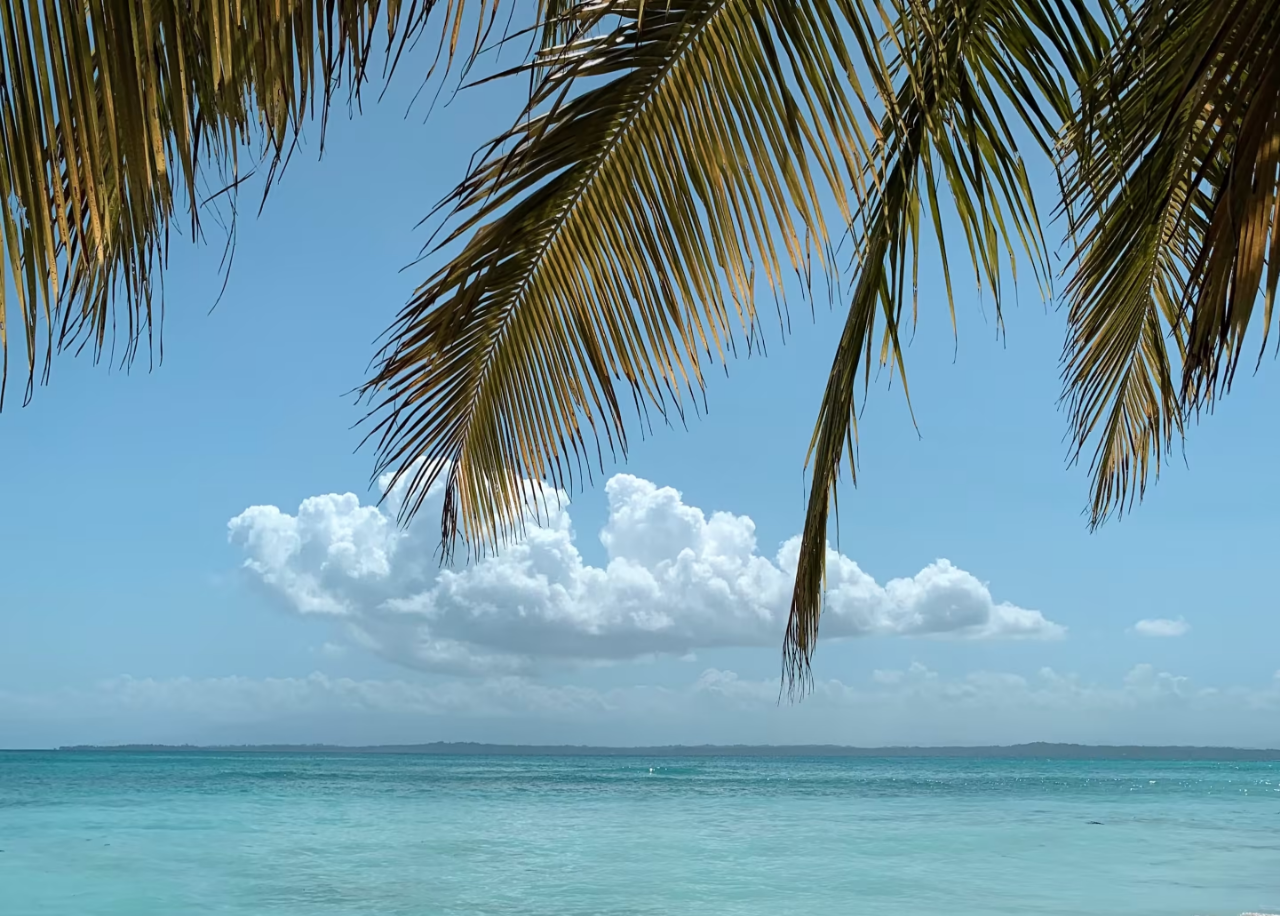
<file: index.html>
<!DOCTYPE html>
<html lang="en">
<head>
    <meta charset="UTF-8">
    <meta http-equiv="X-UA-Compatible" content="IE=edge">
    <meta name="viewport" content="width=device-width, initial-scale=1.0">
    <script src="./modules/js/index.js" type="module"></script>
    <link rel="stylesheet" href="./style/index.css">
    <title>Выбери тур для отдыха</title>
<body>
    <div class="container app"></div>
</body>
</html>
</file>
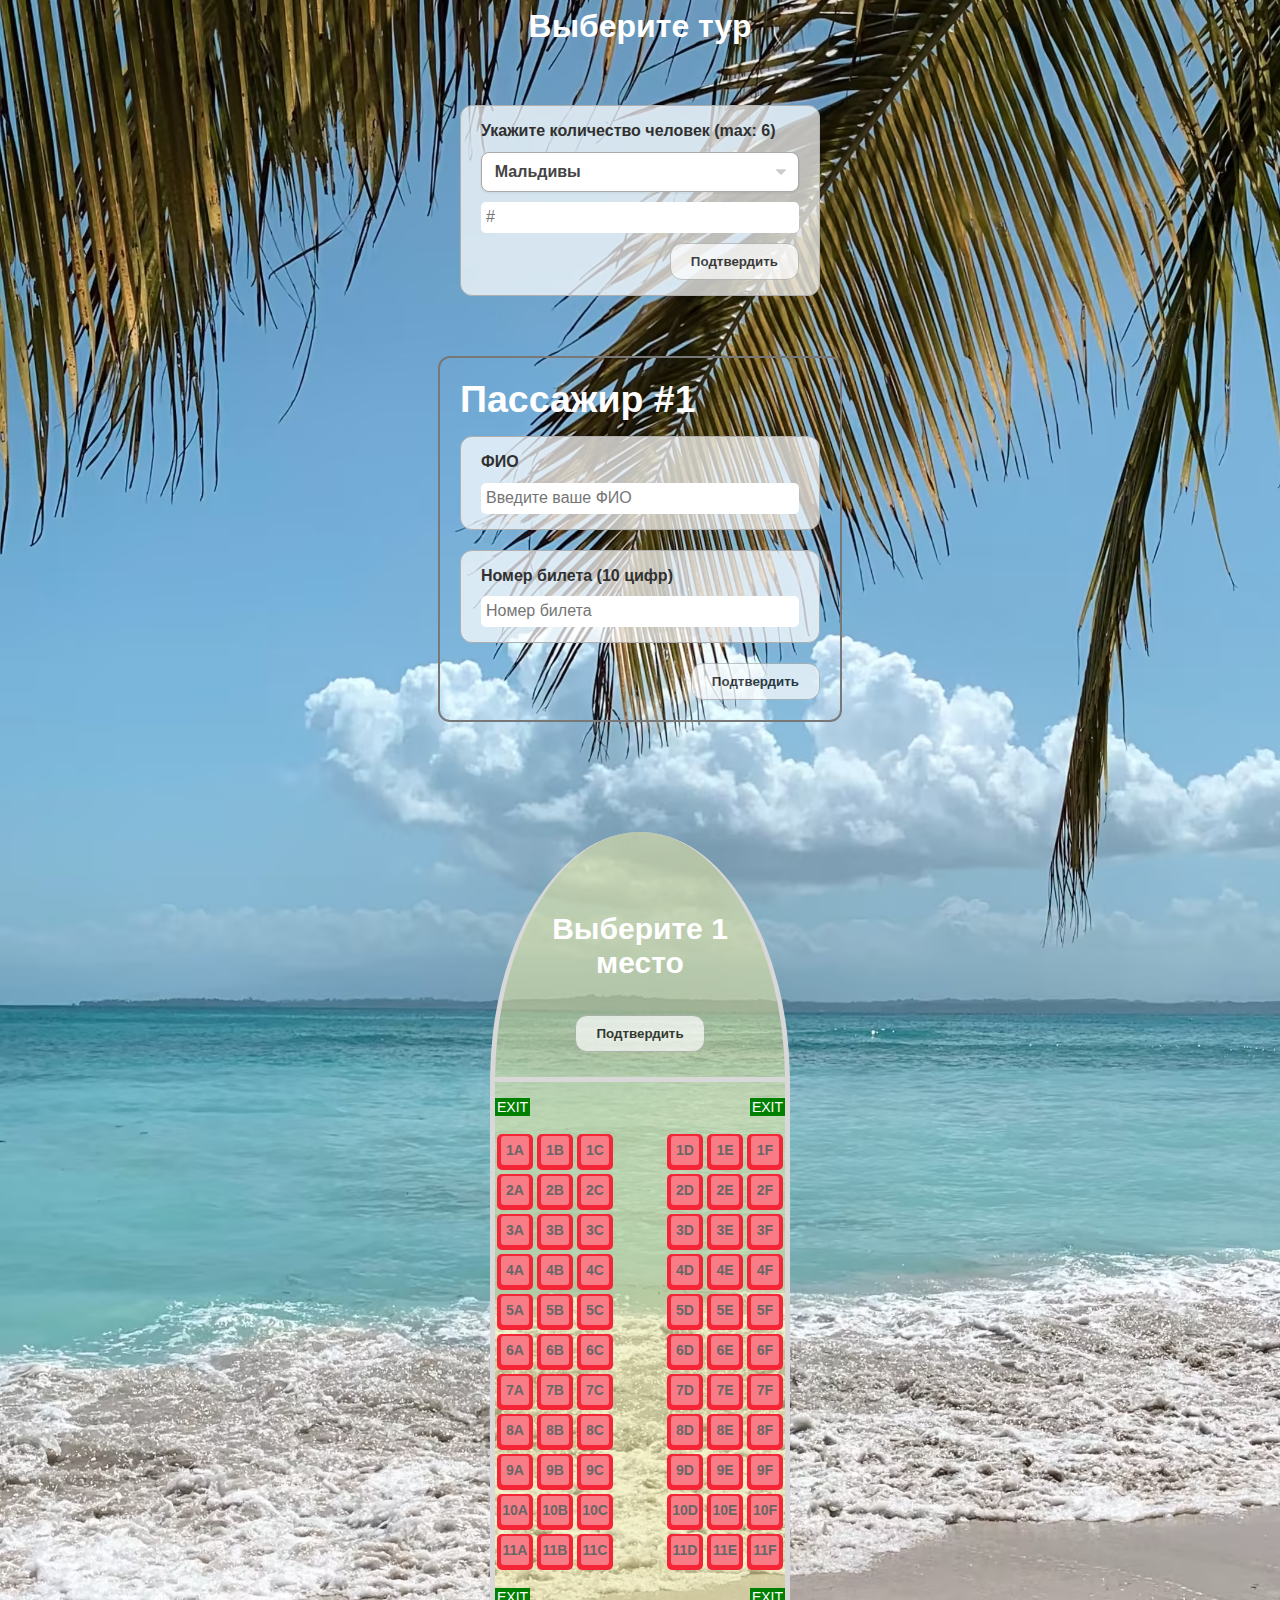
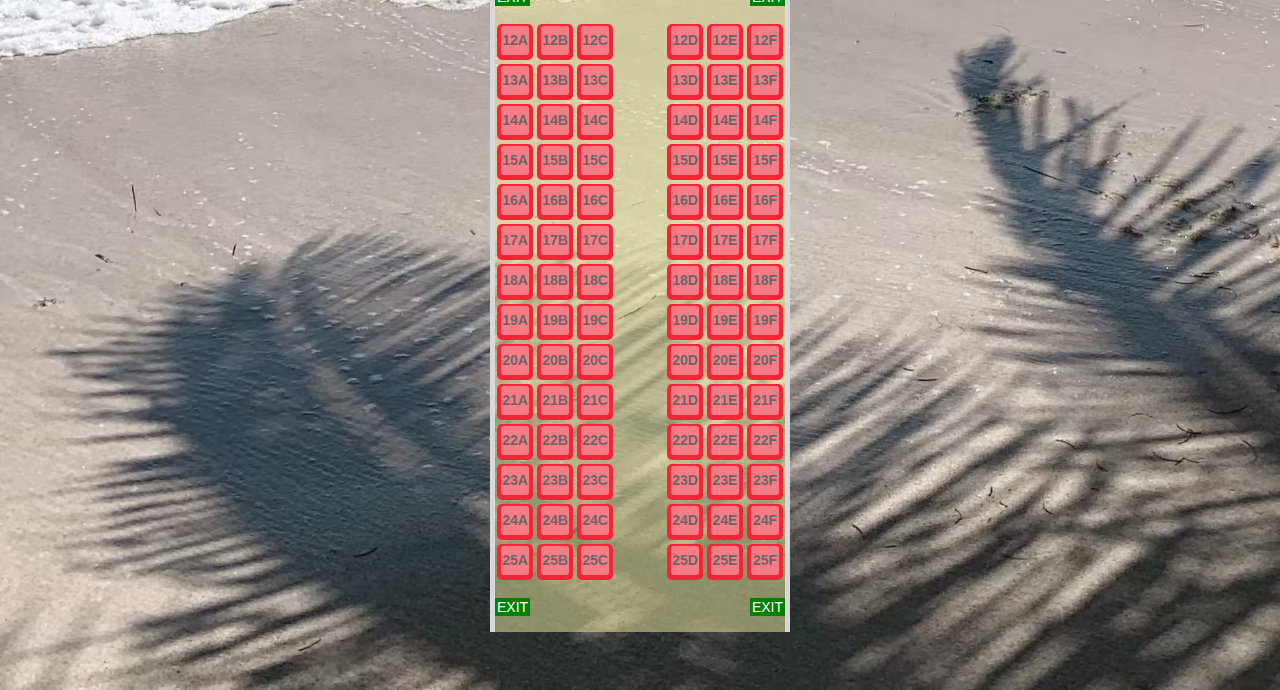
<file: template.html>
<!DOCTYPE html>
<html lang="en">

<head>
  <meta charset="UTF-8">
  <meta http-equiv="X-UA-Compatible" content="IE=edge">
  <meta name="viewport" content="width=device-width, initial-scale=1.0">
  <title>Выбери тур для отдыха</title>
  <link rel="stylesheet" href="style/index.css">

</head>

<body>
  <div class="container app">

    <h1 class="title">Выберите тур</h1>
    <main class="person-data">
      <form class="field" >
        <label class="field__label">Укажите количество человек (max: 6)</label>
        
        <select class="field__select" id="tour" name="tour">
          <option value="1">Мальдивы</option>
          <option value="2">Индия</option>
          <option value="3">Египет</option>
          <option value="4">Турция</option>
          <option value="5">Сочи</option>
        </select>
        
        <input class="field__input" id="count" name="count" type="number" placeholder="#" min="1" max="6" required="">
        
        <button class="btn-confirm" type="submit">Подтвердить</button>
      </form>
    </main>

    <main class="person-data">
      <form class="person">
        <h2 class="person__title">Пассажир #1</h2>
        
        <div class="field">
          <label class="field__label">ФИО</label>
          <input class="field__input" id="name0" name="name" type="text" placeholder="Введите ваше ФИО" required="">
        </div>

        <div class="field">
          <label class="field__label">Номер билета (10 цифр)</label>
          <input class="field__input" id="ticket0" name="ticket" type="text" placeholder="Номер билета" required="" minlength="10" maxlength="10">
        </div>
        
        <button class="btn-confirm" type="submit">Подтвердить</button>
      </form>
    </main>
    <main class="person-data">
      <form class="choises-seat">
        <fieldset class="plane" name="plane">
          <div class="cockpit">
            <h1 class="cockpit-title">Выберите 1 место</h1>
            <button class="cockpit-confirm" type="submit">Подтвердить</button>
          </div>

          <div class="exit fuselage"></div>
          
          <ol class="fuselage">
            <li>
              <ol class="seats">
                <li class="seat">
                  <label>
                    <input name="seat" type="checkbox" value="1A">
                  </label>
                </li>
                
                <li class="seat"><label><input name="seat" type="checkbox" value="1B"></label></li>
                <li class="seat"><label><input name="seat" type="checkbox" value="1C"></label></li>
                <li class="seat"><label><input name="seat" type="checkbox" value="1D"></label></li>
                <li class="seat"><label><input name="seat" type="checkbox" value="1E"></label></li>
                <li class="seat"><label><input name="seat" type="checkbox" value="1F"></label></li>
              </ol>
            </li>
            <li>
              <ol class="seats">
                <li class="seat"><label><input name="seat" type="checkbox" value="2A"></label></li>
                <li class="seat"><label><input name="seat" type="checkbox" value="2B"></label></li>
                <li class="seat"><label><input name="seat" type="checkbox" value="2C"></label></li>
                <li class="seat"><label><input name="seat" type="checkbox" value="2D"></label></li>
                <li class="seat"><label><input name="seat" type="checkbox" value="2E"></label></li>
                <li class="seat"><label><input name="seat" type="checkbox" value="2F"></label></li>
              </ol>
            </li>
            <li>
              <ol class="seats">
                <li class="seat"><label><input name="seat" type="checkbox" value="3A"></label></li>
                <li class="seat"><label><input name="seat" type="checkbox" value="3B"></label></li>
                <li class="seat"><label><input name="seat" type="checkbox" value="3C"></label></li>
                <li class="seat"><label><input name="seat" type="checkbox" value="3D"></label></li>
                <li class="seat"><label><input name="seat" type="checkbox" value="3E"></label></li>
                <li class="seat"><label><input name="seat" type="checkbox" value="3F"></label></li>
              </ol>
            </li>
            <li>
              <ol class="seats">
                <li class="seat"><label><input name="seat" type="checkbox" value="4A"></label></li>
                <li class="seat"><label><input name="seat" type="checkbox" value="4B"></label></li>
                <li class="seat"><label><input name="seat" type="checkbox" value="4C"></label></li>
                <li class="seat"><label><input name="seat" type="checkbox" value="4D"></label></li>
                <li class="seat"><label><input name="seat" type="checkbox" value="4E"></label></li>
                <li class="seat"><label><input name="seat" type="checkbox" value="4F"></label></li>
              </ol>
            </li>
            <li>
              <ol class="seats">
                <li class="seat"><label><input name="seat" type="checkbox" value="5A"></label></li>
                <li class="seat"><label><input name="seat" type="checkbox" value="5B"></label></li>
                <li class="seat"><label><input name="seat" type="checkbox" value="5C"></label></li>
                <li class="seat"><label><input name="seat" type="checkbox" value="5D"></label></li>
                <li class="seat"><label><input name="seat" type="checkbox" value="5E"></label></li>
                <li class="seat"><label><input name="seat" type="checkbox" value="5F"></label></li>
              </ol>
            </li>
            <li>
              <ol class="seats">
                <li class="seat"><label><input name="seat" type="checkbox" value="6A"></label></li>
                <li class="seat"><label><input name="seat" type="checkbox" value="6B"></label></li>
                <li class="seat"><label><input name="seat" type="checkbox" value="6C"></label></li>
                <li class="seat"><label><input name="seat" type="checkbox" value="6D"></label></li>
                <li class="seat"><label><input name="seat" type="checkbox" value="6E"></label></li>
                <li class="seat"><label><input name="seat" type="checkbox" value="6F"></label></li>
              </ol>
            </li>
            <li>
              <ol class="seats">
                <li class="seat"><label><input name="seat" type="checkbox" value="7A"></label></li>
                <li class="seat"><label><input name="seat" type="checkbox" value="7B"></label></li>
                <li class="seat"><label><input name="seat" type="checkbox" value="7C"></label></li>
                <li class="seat"><label><input name="seat" type="checkbox" value="7D"></label></li>
                <li class="seat"><label><input name="seat" type="checkbox" value="7E"></label></li>
                <li class="seat"><label><input name="seat" type="checkbox" value="7F"></label></li>
              </ol>
            </li>
            <li>
              <ol class="seats">
                <li class="seat"><label><input name="seat" type="checkbox" value="8A"></label></li>
                <li class="seat"><label><input name="seat" type="checkbox" value="8B"></label></li>
                <li class="seat"><label><input name="seat" type="checkbox" value="8C"></label></li>
                <li class="seat"><label><input name="seat" type="checkbox" value="8D"></label></li>
                <li class="seat"><label><input name="seat" type="checkbox" value="8E"></label></li>
                <li class="seat"><label><input name="seat" type="checkbox" value="8F"></label></li>
              </ol>
            </li>
            <li>
              <ol class="seats">
                <li class="seat"><label><input name="seat" type="checkbox" value="9A"></label></li>
                <li class="seat"><label><input name="seat" type="checkbox" value="9B"></label></li>
                <li class="seat"><label><input name="seat" type="checkbox" value="9C"></label></li>
                <li class="seat"><label><input name="seat" type="checkbox" value="9D"></label></li>
                <li class="seat"><label><input name="seat" type="checkbox" value="9E"></label></li>
                <li class="seat"><label><input name="seat" type="checkbox" value="9F"></label></li>
              </ol>
            </li>
            <li>
              <ol class="seats">
                <li class="seat"><label><input name="seat" type="checkbox" value="10A"></label></li>
                <li class="seat"><label><input name="seat" type="checkbox" value="10B"></label></li>
                <li class="seat"><label><input name="seat" type="checkbox" value="10C"></label></li>
                <li class="seat"><label><input name="seat" type="checkbox" value="10D"></label></li>
                <li class="seat"><label><input name="seat" type="checkbox" value="10E"></label></li>
                <li class="seat"><label><input name="seat" type="checkbox" value="10F"></label></li>
              </ol>
            </li>
            <li>
              <ol class="seats">
                <li class="seat"><label><input name="seat" type="checkbox" value="11A"></label></li>
                <li class="seat"><label><input name="seat" type="checkbox" value="11B"></label></li>
                <li class="seat"><label><input name="seat" type="checkbox" value="11C"></label></li>
                <li class="seat"><label><input name="seat" type="checkbox" value="11D"></label></li>
                <li class="seat"><label><input name="seat" type="checkbox" value="11E"></label></li>
                <li class="seat"><label><input name="seat" type="checkbox" value="11F"></label></li>
              </ol>
            </li>
          </ol>
          <div class="exit fuselage"></div>
          <ol class="fuselage">
            <li>
              <ol class="seats">
                <li class="seat"><label><input name="seat" type="checkbox" value="12A"></label></li>
                <li class="seat"><label><input name="seat" type="checkbox" value="12B"></label></li>
                <li class="seat"><label><input name="seat" type="checkbox" value="12C"></label></li>
                <li class="seat"><label><input name="seat" type="checkbox" value="12D"></label></li>
                <li class="seat"><label><input name="seat" type="checkbox" value="12E"></label></li>
                <li class="seat"><label><input name="seat" type="checkbox" value="12F"></label></li>
              </ol>
            </li>
            <li>
              <ol class="seats">
                <li class="seat"><label><input name="seat" type="checkbox" value="13A"></label></li>
                <li class="seat"><label><input name="seat" type="checkbox" value="13B"></label></li>
                <li class="seat"><label><input name="seat" type="checkbox" value="13C"></label></li>
                <li class="seat"><label><input name="seat" type="checkbox" value="13D"></label></li>
                <li class="seat"><label><input name="seat" type="checkbox" value="13E"></label></li>
                <li class="seat"><label><input name="seat" type="checkbox" value="13F"></label></li>
              </ol>
            </li>
            <li>
              <ol class="seats">
                <li class="seat"><label><input name="seat" type="checkbox" value="14A"></label></li>
                <li class="seat"><label><input name="seat" type="checkbox" value="14B"></label></li>
                <li class="seat"><label><input name="seat" type="checkbox" value="14C"></label></li>
                <li class="seat"><label><input name="seat" type="checkbox" value="14D"></label></li>
                <li class="seat"><label><input name="seat" type="checkbox" value="14E"></label></li>
                <li class="seat"><label><input name="seat" type="checkbox" value="14F"></label></li>
              </ol>
            </li>
            <li>
              <ol class="seats">
                <li class="seat"><label><input name="seat" type="checkbox" value="15A"></label></li>
                <li class="seat"><label><input name="seat" type="checkbox" value="15B"></label></li>
                <li class="seat"><label><input name="seat" type="checkbox" value="15C"></label></li>
                <li class="seat"><label><input name="seat" type="checkbox" value="15D"></label></li>
                <li class="seat"><label><input name="seat" type="checkbox" value="15E"></label></li>
                <li class="seat"><label><input name="seat" type="checkbox" value="15F"></label></li>
              </ol>
            </li>
            <li>
              <ol class="seats">
                <li class="seat"><label><input name="seat" type="checkbox" value="16A"></label></li>
                <li class="seat"><label><input name="seat" type="checkbox" value="16B"></label></li>
                <li class="seat"><label><input name="seat" type="checkbox" value="16C"></label></li>
                <li class="seat"><label><input name="seat" type="checkbox" value="16D"></label></li>
                <li class="seat"><label><input name="seat" type="checkbox" value="16E"></label></li>
                <li class="seat"><label><input name="seat" type="checkbox" value="16F"></label></li>
              </ol>
            </li>
            <li>
              <ol class="seats">
                <li class="seat"><label><input name="seat" type="checkbox" value="17A"></label></li>
                <li class="seat"><label><input name="seat" type="checkbox" value="17B"></label></li>
                <li class="seat"><label><input name="seat" type="checkbox" value="17C"></label></li>
                <li class="seat"><label><input name="seat" type="checkbox" value="17D"></label></li>
                <li class="seat"><label><input name="seat" type="checkbox" value="17E"></label></li>
                <li class="seat"><label><input name="seat" type="checkbox" value="17F"></label></li>
              </ol>
            </li>
            <li>
              <ol class="seats">
                <li class="seat"><label><input name="seat" type="checkbox" value="18A"></label></li>
                <li class="seat"><label><input name="seat" type="checkbox" value="18B"></label></li>
                <li class="seat"><label><input name="seat" type="checkbox" value="18C"></label></li>
                <li class="seat"><label><input name="seat" type="checkbox" value="18D"></label></li>
                <li class="seat"><label><input name="seat" type="checkbox" value="18E"></label></li>
                <li class="seat"><label><input name="seat" type="checkbox" value="18F"></label></li>
              </ol>
            </li>
            <li>
              <ol class="seats">
                <li class="seat"><label><input name="seat" type="checkbox" value="19A"></label></li>
                <li class="seat"><label><input name="seat" type="checkbox" value="19B"></label></li>
                <li class="seat"><label><input name="seat" type="checkbox" value="19C"></label></li>
                <li class="seat"><label><input name="seat" type="checkbox" value="19D"></label></li>
                <li class="seat"><label><input name="seat" type="checkbox" value="19E"></label></li>
                <li class="seat"><label><input name="seat" type="checkbox" value="19F"></label></li>
              </ol>
            </li>
            <li>
              <ol class="seats">
                <li class="seat"><label><input name="seat" type="checkbox" value="20A"></label></li>
                <li class="seat"><label><input name="seat" type="checkbox" value="20B"></label></li>
                <li class="seat"><label><input name="seat" type="checkbox" value="20C"></label></li>
                <li class="seat"><label><input name="seat" type="checkbox" value="20D"></label></li>
                <li class="seat"><label><input name="seat" type="checkbox" value="20E"></label></li>
                <li class="seat"><label><input name="seat" type="checkbox" value="20F"></label></li>
              </ol>
            </li>
            <li>
              <ol class="seats">
                <li class="seat"><label><input name="seat" type="checkbox" value="21A"></label></li>
                <li class="seat"><label><input name="seat" type="checkbox" value="21B"></label></li>
                <li class="seat"><label><input name="seat" type="checkbox" value="21C"></label></li>
                <li class="seat"><label><input name="seat" type="checkbox" value="21D"></label></li>
                <li class="seat"><label><input name="seat" type="checkbox" value="21E"></label></li>
                <li class="seat"><label><input name="seat" type="checkbox" value="21F"></label></li>
              </ol>
            </li>
            <li>
              <ol class="seats">
                <li class="seat"><label><input name="seat" type="checkbox" value="22A"></label></li>
                <li class="seat"><label><input name="seat" type="checkbox" value="22B"></label></li>
                <li class="seat"><label><input name="seat" type="checkbox" value="22C"></label></li>
                <li class="seat"><label><input name="seat" type="checkbox" value="22D"></label></li>
                <li class="seat"><label><input name="seat" type="checkbox" value="22E"></label></li>
                <li class="seat"><label><input name="seat" type="checkbox" value="22F"></label></li>
              </ol>
            </li>
            <li>
              <ol class="seats">
                <li class="seat"><label><input name="seat" type="checkbox" value="23A"></label></li>
                <li class="seat"><label><input name="seat" type="checkbox" value="23B"></label></li>
                <li class="seat"><label><input name="seat" type="checkbox" value="23C"></label></li>
                <li class="seat"><label><input name="seat" type="checkbox" value="23D"></label></li>
                <li class="seat"><label><input name="seat" type="checkbox" value="23E"></label></li>
                <li class="seat"><label><input name="seat" type="checkbox" value="23F"></label></li>
              </ol>
            </li>
            <li>
              <ol class="seats">
                <li class="seat"><label><input name="seat" type="checkbox" value="24A"></label></li>
                <li class="seat"><label><input name="seat" type="checkbox" value="24B"></label></li>
                <li class="seat"><label><input name="seat" type="checkbox" value="24C"></label></li>
                <li class="seat"><label><input name="seat" type="checkbox" value="24D"></label></li>
                <li class="seat"><label><input name="seat" type="checkbox" value="24E"></label></li>
                <li class="seat"><label><input name="seat" type="checkbox" value="24F"></label></li>
              </ol>
            </li>
            <li>
              <ol class="seats">
                <li class="seat"><label><input name="seat" type="checkbox" value="25A"></label></li>
                <li class="seat"><label><input name="seat" type="checkbox" value="25B"></label></li>
                <li class="seat"><label><input name="seat" type="checkbox" value="25C"></label></li>
                <li class="seat"><label><input name="seat" type="checkbox" value="25D"></label></li>
                <li class="seat"><label><input name="seat" type="checkbox" value="25E"></label></li>
                <li class="seat"><label><input name="seat" type="checkbox" value="25F"></label></li>
              </ol>
            </li>
          </ol>
          <div class="exit fuselage"></div>
        </fieldset>
      </form>
    </main>
  </div>

</body>

</html>
</file>
<file: style/index.css>
*,
*:before,
*:after {
  box-sizing: border-box;
}

html {
  font-size: 16px;
}

body {
  min-height: 100vh;
  background-image: url('../img/wall.jpg');
  background-image: -webkit-image-set(url('../img/wall.avif') 1x,
      url('../img/wall.web') 1x,
      url('../img/wall.jpg') 1x);
  background-image: image-set(url('../img/wall.avif') 1x,
      url('../img/wall.web') 1x,
      url('../img/wall.jpg') 1x);
  background-repeat: no-repeat;
  color: #fff;
  background-size: cover;
  font-family: -apple-system, BlinkMacSystemFont, 'Segoe UI', Roboto, Oxygen, Ubuntu, Cantarell, 'Open Sans', 'Helvetica Neue', sans-serif;
}

h1,
h2,
h3,
p {
  margin: 0;
}

input {
  margin: 0;
}

input:invalid:focus {
  background-image: linear-gradient(pink, lightgreen);
}



.container {
  max-width: 1024px;
  margin: 0 auto;
  padding: 0 50px;
}

@media (max-width: 760px) {
  .container {
    padding: 0 10px;
  }
}

.title {
  flex-grow: 1;
  flex-basis: 100%;
  text-align: center;
  margin-bottom: 30px;
}

.choises-seat {
  flex-basis: 300px;
  margin: 0 auto;
  width: 100%;
}

.plane {
  margin: 20px auto;
  max-width: 300px;
  padding: 0;
  border: none;
}

.cockpit {
  height: 250px;
  position: relative;
  overflow: hidden;
  text-align: center;
  border-bottom: 5px solid #d8d8d8;
}

.cockpit-confirm {
  position: relative;
  z-index: 3;
  background-color: #fff;
  opacity: 0.7;
  font-weight: 700;
  border: none;
  padding: 10px 20px;
  align-self: flex-end;
  border: 1px solid #afafaf;
  border-radius: 12px;
  cursor: pointer;
}

.cockpit:before {
  content: "";
  display: block;
  position: absolute;
  top: 0;
  left: 0;
  height: 500px;
  width: 100%;
  border-radius: 50%;
  border-right: 5px solid #d8d8d8;
  border-left: 5px solid #d8d8d8;
  background: rgba(242, 238, 159, .5);
  z-index: 1;

}

.cockpit-title {
  font-size: 30px;
  width: 60%;
  margin: 80px auto 35px auto;
  position: relative;
  z-index: 2;

}

.exit {
  position: relative;
  height: 50px;
}

.exit:before,
.exit:after {
  content: "EXIT";
  font-size: 14px;
  line-height: 18px;
  padding: 0px 2px;
  font-family: "Arial Narrow", Arial, sans-serif;
  display: block;
  position: absolute;
  background: green;
  color: white;
    top: 50%;
  transform: translate(0, -50%);
}

.exit:before {
  left: 0;
}

.exit:after {
  right: 0;
}

.fuselage {
  border-right: 5px solid #d8d8d8;
  border-left: 5px solid #d8d8d8;
  background: rgba(242, 238, 159, .5);

}

ol {
  list-style: none;
  padding: 0;
  margin: 0;
}

.seats {
  display: flex;
  flex-direction: row;
  flex-wrap: nowrap;
  justify-content: flex-start;
}

.seat {
  display: flex;
  align-items: center;
  justify-content: center;
  flex: 0 0 40px;
  height: 40px;
  position: relative;
}

.seat:nth-child(3) {
  margin-right: auto;
}

.seat label {
  position: relative;
  width: 90%;
  height: 90%;
  display: flex;
  align-items: center;
  justify-content: center;
}

.seat label:before {
  content: "";
  position: absolute;
  top: 5%;
  width: 80%;
  height: 80%;
  background: rgba(255, 255, 255, 0.4);
  border-radius: 3px;
  z-index: 999;
  pointer-events: none
}

.seat label:hover {
  cursor: pointer;
  box-shadow: 0 0 0px 2px #5C6AFF;
}

.seat input[type=checkbox] {
  position: absolute;
  -webkit-appearance: none;
  -moz-appearance: none;
  appearance: none;
  width: 100%;
  height: 100%;
}

.seat input[type=checkbox]:before {
  content: attr(value);
  cursor: pointer;
  position: absolute;
  top: 0;
  left: 0;
  display: block;
  width: 100%;
  height: 100%;
  display: block;
  position: relative;
  width: 100%;
  text-align: center;
  font-size: 14px;
  font-weight: bold;
  line-height: 1.5rem;
  padding: 4px 0;
  background: #F42536;
  border-radius: 5px;
  animation-duration: 300ms;
  animation-fill-mode: both;
}

.seat input[type=checkbox]:checked:before {
  background: #bada55;
  -webkit-animation-name: rubberBand;
  animation-name: rubberBand;
  animation-duration: 300ms;
  animation-fill-mode: both;
}

.seat input[type=checkbox]:disabled:before {
  background: #dddddd;
  text-indent: -9999px;
  overflow: hidden;
  cursor: not-allowed;
}

.seat input[type=checkbox]:disabled:after {
  content: "X";
  text-indent: 0;
  position: absolute;
  top: 20%;
  left: 50%;
  transform: translate(-50%, 0%);
}

.seat input[type=checkbox]:disabled:hover {
  box-shadow: none;
  cursor: not-allowed;
}

@-webkit-keyframes rubberBand {
  0% {
    -webkit-transform: scale3d(1, 1, 1);
    transform: scale3d(1, 1, 1);
  }

  30% {
    -webkit-transform: scale3d(1.25, 0.75, 1);
    transform: scale3d(1.25, 0.75, 1);
  }

  40% {
    -webkit-transform: scale3d(0.75, 1.25, 1);
    transform: scale3d(0.75, 1.25, 1);
  }

  50% {
    -webkit-transform: scale3d(1.15, 0.85, 1);
    transform: scale3d(1.15, 0.85, 1);
  }

  65% {
    -webkit-transform: scale3d(0.95, 1.05, 1);
    transform: scale3d(0.95, 1.05, 1);
  }

  75% {
    -webkit-transform: scale3d(1.05, 0.95, 1);
    transform: scale3d(1.05, 0.95, 1);
  }

  100% {
    -webkit-transform: scale3d(1, 1, 1);
    transform: scale3d(1, 1, 1);
  }
}

@keyframes rubberBand {
  0% {
    -webkit-transform: scale3d(1, 1, 1);
    transform: scale3d(1, 1, 1);
  }

  30% {
    -webkit-transform: scale3d(1.25, 0.75, 1);
    transform: scale3d(1.25, 0.75, 1);
  }

  40% {
    -webkit-transform: scale3d(0.75, 1.25, 1);
    transform: scale3d(0.75, 1.25, 1);
  }

  50% {
    -webkit-transform: scale3d(1.15, 0.85, 1);
    transform: scale3d(1.15, 0.85, 1);
  }

  65% {
    -webkit-transform: scale3d(0.95, 1.05, 1);
    transform: scale3d(0.95, 1.05, 1);
  }

  75% {
    -webkit-transform: scale3d(1.05, 0.95, 1);
    transform: scale3d(1.05, 0.95, 1);
  }

  100% {
    -webkit-transform: scale3d(1, 1, 1);
    transform: scale3d(1, 1, 1);
  }
}

.rubberBand {
  -webkit-animation-name: rubberBand;
  animation-name: rubberBand;
}

.person-data {
  padding: 30px 0;
  display: flex;
  flex-direction: column;
  justify-content: space-between;
  gap: 30px;
  align-items: center;
  font-size: 25px;
}

.person {
  margin-bottom: 30px;
  border-radius: 12px;
  display: flex;
  flex-direction: column;
  justify-content: space-between;
}

.person__title {
  margin-bottom: 15px;
}


.field {
  width: 360px;
  max-width: 100%;
  margin: 0 auto;
  background-color: rgba(255, 255, 255, .72);
  border: 1px solid #afafaf;
  padding: 15px 20px;
  border-radius: 12px;
  color: #afafaf;
  display: flex;
  flex-direction: column;
  justify-content: space-between;
  gap: 10px;
}

.field:not(:last-child) {
  margin-bottom: 20px;
}

.field__label {
  font-weight: 700;
  font-size: 16px;
  line-height: 130%;
  color: #303030;
}

.field__select {
  display: block;
  font-size: 16px;
  font-family: sans-serif;
  font-weight: 700;
  color: #444;
  line-height: 1.3;
  padding: .6em 1.4em .5em .8em;
  width: 100%;
  max-width: 100%;
  box-sizing: border-box;
  margin: 0;
  border: 1px solid #aaa;
  box-shadow: 0 1px 0 1px rgba(0, 0, 0, .04);
  border-radius: .5em;
  -moz-appearance: none;
  -webkit-appearance: none;
  appearance: none;
  background-color: #fff;
  background-image: url('data:image/svg+xml;charset=US-ASCII,%3Csvg%20xmlns%3D%22http%3A%2F%2Fwww.w3.org%2F2000%2Fsvg%22%20width%3D%22292.4%22%20height%3D%22292.4%22%3E%3Cpath%20fill%3D%22%23cccccc%22%20d%3D%22M287%2069.4a17.6%2017.6%200%200%200-13-5.4H18.4c-5%200-9.3%201.8-12.9%205.4A17.6%2017.6%200%200%200%200%2082.2c0%205%201.8%209.3%205.4%2012.9l128%20127.9c3.6%203.6%207.8%205.4%2012.8%205.4s9.2-1.8%2012.8-5.4L287%2095c3.5-3.5%205.4-7.8%205.4-12.8%200-5-1.9-9.2-5.5-12.8z%22%2F%3E%3C%2Fsvg%3E');
  background-repeat: no-repeat, repeat;
  background-position: right .7em top 50%, 0 0;
  background-size: .65em auto, 100%;
}

.field__select::-ms-expand {
  display: none;
}

.field__select:hover {
  border-color: #888;
}

.field__select:focus {
  border-color: #aaa;
  box-shadow: 0 0 1px 3px rgba(59, 153, 252, .7);
  box-shadow: 0 0 0 3px -moz-mac-focusring;
  color: #222;
  outline: none;
}

.field__select option {
  font-weight: normal;
}

*[dir="rtl"] .field__select,
:root:lang(ar) .field__select,
:root:lang(iw) .field__select {
  background-position: left .7em top 50%, 0 0;
  padding: .6em .8em .5em 1.4em;
}

.person {
  border: 2px solid #787878;
  padding: 20px;

}

.person:disabled .field__label {
  opacity: 0.7;
}

.field__input {
  border: none;
  border-radius: 5px;
  font-weight: 300;
  font-size: 16px;
  line-height: 130%;
  padding: 5px;
}

.person:disabled .field__input {
  opacity: 0.7;
  background-color: transparent;
}

.btn-confirm {
  background-color: #fff;
  opacity: 0.7;
  font-weight: 700;
  border: none;
  padding: 10px 20px;
  align-self: flex-end;
  border: 1px solid #afafaf;
  border-radius: 12px;
  cursor: pointer;
}

.btn-confirm:hover:not(:disabled) {
  opacity: 0.9;
}

.btn-confirm:disabled {
  cursor: auto;
}
</file>
